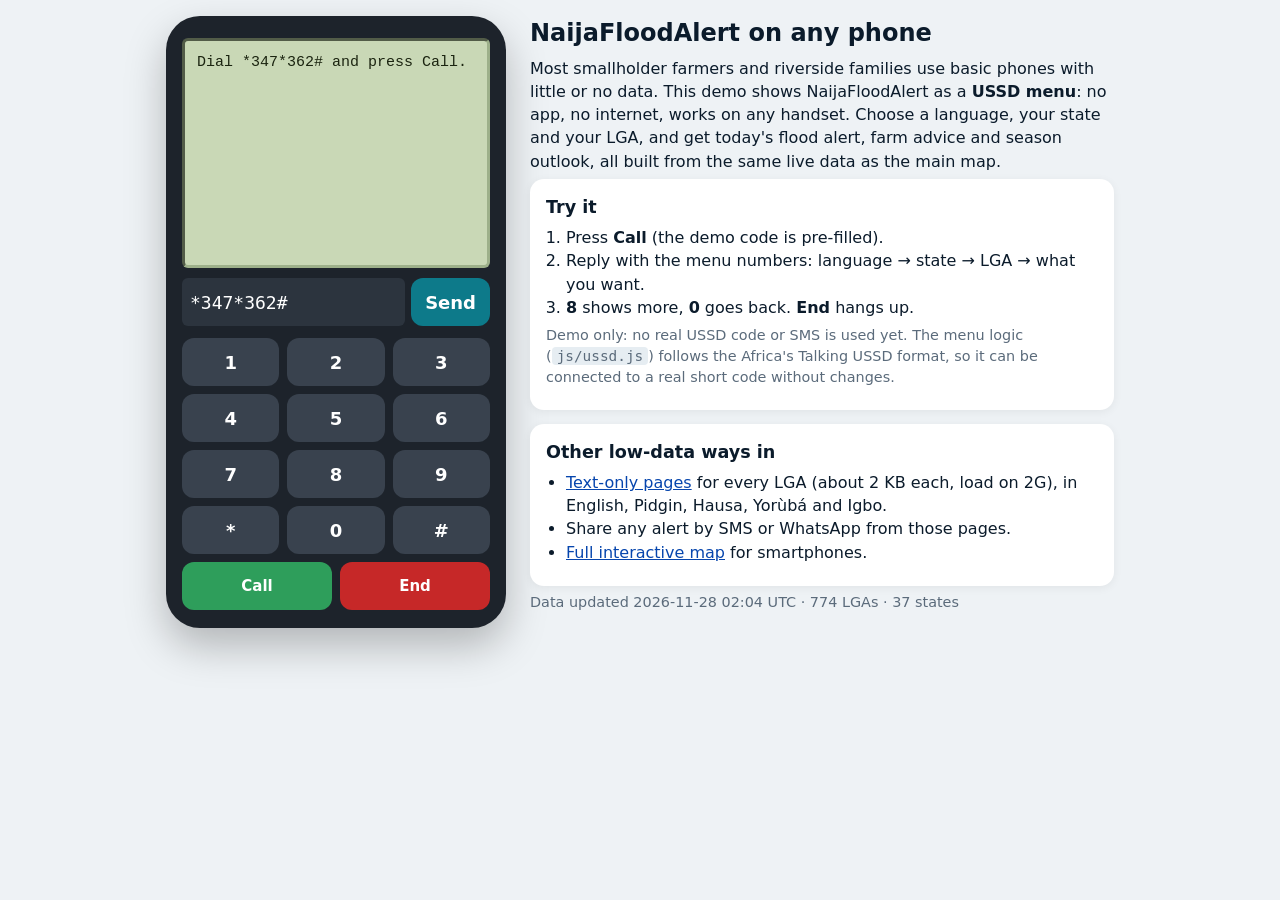
<file: site/ussd.html>
<!doctype html>
<html lang="en">
<head>
<meta charset="utf-8">
<meta name="viewport" content="width=device-width,initial-scale=1">
<title>NaijaFloodAlert USSD demo</title>
<meta name="description" content="Try NaijaFloodAlert on a basic phone: a USSD menu with flood, farm and season advice for every LGA in five Nigerian languages.">
<style>
  :root { --ink:#0b1b2b; --muted:#5b6b7b; --bg:#eef2f5; --card:#fff; --accent:#0d7a8a; }
  * { box-sizing: border-box; }
  body { margin: 0; font: 16px/1.45 system-ui, -apple-system, Segoe UI, Roboto, sans-serif; color: var(--ink); background: var(--bg); }
  main { max-width: 980px; margin: 0 auto; padding: 16px; display: grid; gap: 24px; grid-template-columns: 340px 1fr; align-items: start; }
  @media (max-width: 760px) { main { grid-template-columns: 1fr; } }
  h1 { font-size: 1.5rem; margin: 0 0 4px; }
  p { margin: 6px 0; }
  .muted { color: var(--muted); font-size: .9rem; }
  .phone { background: #1d232b; border-radius: 34px; padding: 22px 16px 18px; box-shadow: 0 18px 40px rgba(0,0,0,.25); max-width: 340px; margin: 0 auto; width: 100%; }
  .screen { background: #c9d8b6; color: #1b2410; border-radius: 6px; min-height: 230px; padding: 12px; font: 15px/1.35 "Courier New", monospace; white-space: pre-wrap; word-break: break-word; border: 3px inset #9db08a; }
  .screen.busy { opacity: .5; }
  .entry { display: flex; gap: 6px; margin-top: 10px; }
  .entry input { flex: 1; min-width: 0; font: 18px monospace; padding: 8px; border-radius: 6px; border: 0; background: #2c343e; color: #fff; }
  .keys { display: grid; grid-template-columns: repeat(3, 1fr); gap: 8px; margin-top: 12px; }
  .keys button, .entry button { font: 600 18px system-ui; padding: 12px 0; border-radius: 12px; border: 0; background: #39424e; color: #fff; cursor: pointer; min-height: 48px; }
  .keys button:active { background: #4c5866; }
  .entry button { padding: 0 14px; background: var(--accent); }
  .row { display: flex; gap: 8px; margin-top: 8px; }
  .row button { flex: 1; font: 600 15px system-ui; padding: 12px; border-radius: 12px; border: 0; cursor: pointer; min-height: 48px; }
  .call { background: #2e9e5b; color: #fff; } .end { background: #c62828; color: #fff; }
  .card { background: var(--card); border-radius: 14px; padding: 16px; box-shadow: 0 2px 10px rgba(0,0,0,.06); }
  .card h2 { font-size: 1.1rem; margin: 0 0 6px; }
  ol, ul { padding-left: 20px; margin: 6px 0; }
  code { background: #e6edf2; padding: 1px 5px; border-radius: 4px; }
  a { color: #0645ad; }
  .log { font: 13px monospace; color: var(--muted); max-height: 140px; overflow: auto; }
</style>
</head>
<body>
<main>
  <section>
    <div class="phone" aria-label="Basic phone simulator">
      <div class="screen" id="screen" role="status" aria-live="polite">Dial *347*362# and press Call.</div>
      <div class="entry"><input id="inp" inputmode="numeric" autocomplete="off" aria-label="Your reply" placeholder="*347*362#"><button id="send">Send</button></div>
      <div class="keys" id="keys"></div>
      <div class="row"><button class="call" id="call">Call</button><button class="end" id="end">End</button></div>
    </div>
  </section>
  <section>
    <h1>NaijaFloodAlert on any phone</h1>
    <p>Most smallholder farmers and riverside families use basic phones with little or no data. This demo shows NaijaFloodAlert as a <b>USSD menu</b>: no app, no internet, works on any handset. Choose a language, your state and your LGA, and get today's flood alert, farm advice and season outlook, all built from the same live data as the main map.</p>
    <div class="card">
      <h2>Try it</h2>
      <ol>
        <li>Press <b>Call</b> (the demo code is pre-filled).</li>
        <li>Reply with the menu numbers: language → state → LGA → what you want.</li>
        <li><b>8</b> shows more, <b>0</b> goes back. <b>End</b> hangs up.</li>
      </ol>
      <p class="muted">Demo only: no real USSD code or SMS is used yet. The menu logic (<code>js/ussd.js</code>) follows the Africa's Talking USSD format, so it can be connected to a real short code without changes.</p>
    </div>
    <div class="card" style="margin-top:14px">
      <h2>Other low-data ways in</h2>
      <ul>
        <li><a href="lite/en/index.html">Text-only pages</a> for every LGA (about 2 KB each, load on 2G), in English, Pidgin, Hausa, Yorùbá and Igbo.</li>
        <li>Share any alert by SMS or WhatsApp from those pages.</li>
        <li><a href="./">Full interactive map</a> for smartphones.</li>
      </ul>
    </div>
    <p class="muted" id="upd"></p>
    <div class="log" id="log" aria-label="Session log"></div>
  </section>
</main>
<script src="js/i18n.js"></script>
<script src="js/farmflood.js"></script>
<script src="js/ussd.js"></script>
<script>
(function () {
  "use strict";
  const $ = (id) => document.getElementById(id);
  let data = null, session = null;
  const keys = ["1","2","3","4","5","6","7","8","9","*","0","#"];
  $("keys").innerHTML = keys.map((k) => `<button data-k="${k}">${k}</button>`).join("");
  $("keys").addEventListener("click", (e) => { const k = e.target.dataset.k; if (k) $("inp").value += k; });
  $("inp").value = "*347*362#";
  const show = (s) => { $("screen").textContent = s.replace(/^(CON|END) /, ""); };
  const log = (s) => { $("log").textContent = s + "\n" + $("log").textContent; };
  function respond(reply) {
    const out = NFA_USSD.handle(session.join("*"), data, NFA_I18N);
    show(out); log(`> ${reply || "dial"}  →  ${out.split("\n")[0]}`);
    if (out.startsWith("END")) session = null;
    $("inp").value = "";
  }
  function call() {
    if (!data) { show("Loading data…"); return; }
    session = []; respond("");
  }
  function send() {
    const v = $("inp").value.trim();
    if (!session) { if (/^\*\d+(\*\d+)*#$/.test(v)) call(); else show("Dial *347*362# and press Call."); return; }
    if (!v) return;
    session.push(v); respond(v);
  }
  $("call").addEventListener("click", () => { session ? send() : call(); });
  $("send").addEventListener("click", send);
  $("inp").addEventListener("keydown", (e) => { if (e.key === "Enter") send(); });
  $("end").addEventListener("click", () => { session = null; show("Session ended. Dial *347*362# and press Call."); $("inp").value = "*347*362#"; });
  fetch("data/lite.json", { cache: "no-cache" }).then((r) => r.json()).then((d) => {
    data = d; $("upd").textContent = `Data updated ${(d.generated || "").replace("T", " ").slice(0, 16)} UTC · ${d.lgas.length} LGAs · ${d.states.length} states`;
  }).catch(() => show("Could not load data. Check your connection."));
})();
</script>
</body>
</html>
</file>
